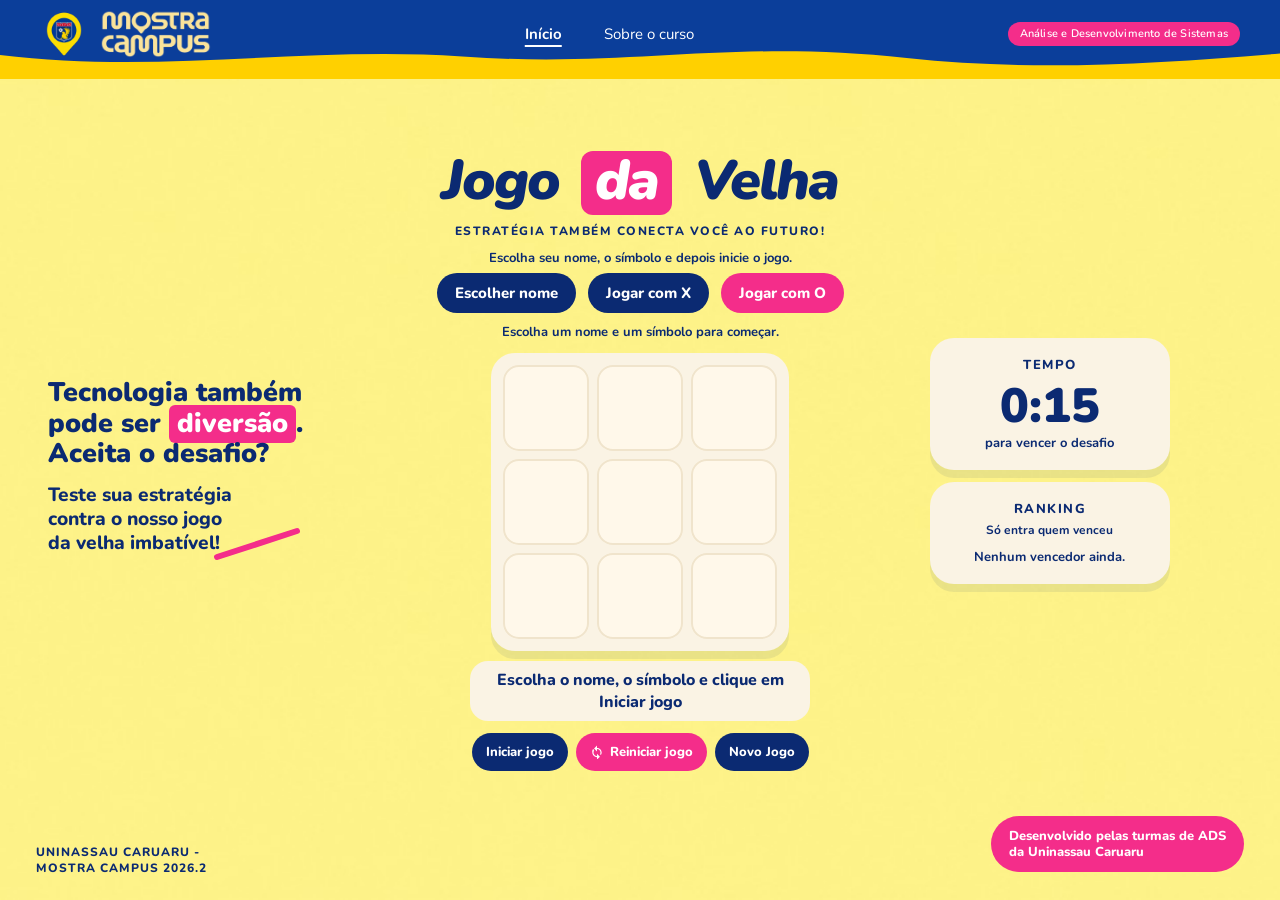
<file: index.html>
<!DOCTYPE html>
<html lang="pt-BR">

<head>
    <meta charset="UTF-8">
    <meta name="viewport" content="width=device-width, initial-scale=1.0">

    <title>Jogo da Velha | Mostra Campus</title>

    <link rel="preconnect" href="https://fonts.googleapis.com">
    <link rel="preconnect" href="https://fonts.gstatic.com" crossorigin>
    <link href="https://fonts.googleapis.com/css2?family=Nunito:ital,wght@0,400;0,700;0,800;0,900;1,800;1,900&display=swap" rel="stylesheet">
    <link rel="stylesheet" href="style.css">
</head>

<body>

    <header class="topo">
        <a href="index.html" class="topo-logo-link">
            <div class="topo-pin">
                <img src="pin-mostra-campus.png" alt="Pin Mostra Campus">
            </div>
            <div class="topo-logo-nome">
                <img src="logo-mostra-campus.png" alt="Mostra Campus">
            </div>
        </a>

        <nav class="menu" aria-label="Menu">
            <a class="menu-item ativo" href="index.html">Início</a>
            <a class="menu-item" href="sobre.html">Sobre o curso</a>
        </nav>

        <span class="selo">Análise e Desenvolvimento de Sistemas</span>

        <svg class="topo-onda" viewBox="0 0 1440 48" preserveAspectRatio="none" aria-hidden="true">
            <path fill="#ffd000" d="M0 16C180 42 340 4 520 18c190 16 300-24 500 2 140 18 280 8 420-6v34H0z" />
        </svg>
    </header>

    <main class="pagina">
        <aside class="coluna-esquerda">
            <h2 class="chamada">
                Tecnologia também<br>
                pode ser <span class="destaque">diversão</span>.<br>
                Aceita o desafio?
            </h2>

            <p class="experiencia">
                Teste sua estratégia<br>
                contra o nosso jogo<br>
                da velha imbatível!
            </p>
        </aside>

        <section class="coluna-centro">
            <h1 class="titulo">
                Jogo <span>da</span> Velha
            </h1>
            <p class="subtitulo">Estratégia também conecta você ao futuro!</p>

            <p class="escolha-texto">Escolha seu nome, o símbolo e depois inicie o jogo.</p>

            <div class="escolhas">
                <button type="button" id="escolher-nome">Escolher nome</button>
                <button type="button" id="escolher-x">Jogar com X</button>
                <button type="button" id="escolher-o">Jogar com O</button>
            </div>

            <p id="info">Escolha um nome e um símbolo para começar.</p>

            <div class="tabuleiro-caixa">
                <div class="tabuleiro">
                    <button type="button" class="casa"></button>
                    <button type="button" class="casa"></button>
                    <button type="button" class="casa"></button>
                    <button type="button" class="casa"></button>
                    <button type="button" class="casa"></button>
                    <button type="button" class="casa"></button>
                    <button type="button" class="casa"></button>
                    <button type="button" class="casa"></button>
                    <button type="button" class="casa"></button>
                </div>
            </div>

            <p id="mensagem">Escolha o nome, o símbolo e clique em Iniciar jogo</p>

            <div class="acoes">
                <button type="button" id="iniciar">Iniciar jogo</button>
                <button type="button" id="reiniciar">
                    <svg viewBox="0 0 24 24" aria-hidden="true">
                        <path fill="currentColor" d="M12 5V1L7 6l5 5V7c3.31 0 6 2.69 6 6 0 1.01-.25 1.97-.7 2.8l1.46 1.46A7.93 7.93 0 0 0 20 13c0-4.42-3.58-8-8-8zm-5.3 3.2L5.24 6.74A7.93 7.93 0 0 0 4 13c0 4.42 3.58 8 8 8v4l5-5-5-5v4c-3.31 0-6-2.69-6-6 0-1.01.25-1.97.7-2.8z" />
                    </svg>
                    Reiniciar jogo
                </button>
                <button type="button" id="novo-jogo">Novo Jogo</button>
            </div>
        </section>

        <aside class="coluna-direita">
            <div class="temporizador" id="caixa-tempo">
                <p class="temporizador-titulo">Tempo</p>
                <p id="tempo">0:15</p>
                <p class="temporizador-texto">para vencer o desafio</p>
            </div>

            <div class="ranking" id="caixa-ranking">
                <p class="ranking-titulo">Ranking</p>
                <p class="ranking-texto">Só entra quem venceu</p>
                <ol id="lista-ranking"></ol>
                <p class="ranking-vazio" id="ranking-vazio">Nenhum vencedor ainda.</p>
            </div>
        </aside>
    </main>

    <p class="rodape-esquerda">UNINASSAU CARUARU -<br>MOSTRA CAMPUS 2026.2</p>
    <p class="rodape-direita">Desenvolvido pelas turmas de ADS<br>da Uninassau Caruaru</p>

    <div id="alerta-vitoria" class="alerta" aria-hidden="true">
        <div class="alerta-caixa">
            <h2 id="alerta-titulo">Parabéns!</h2>
            <p id="alerta-texto">Você venceu o jogo da velha!</p>
            <div class="alerta-acoes">
                <button type="button" id="alerta-reiniciar">Reiniciar jogo</button>
                <button type="button" id="alerta-novo-jogo">Novo Jogo</button>
            </div>
        </div>
    </div>

    <div id="alerta-nome" class="alerta" aria-hidden="true">
        <div class="alerta-caixa">
            <h2>Seu nome</h2>
            <p>Digite como você quer aparecer no ranking.</p>
            <label class="campo-nome" for="campo-nome">Nome do jogador</label>
            <input type="text" id="campo-nome" maxlength="16" placeholder="Ex: Ana">
            <button type="button" id="salvar-nome">Salvar nome</button>
        </div>
    </div>

    <script src="script.js"></script>

</body>

</html>
</file>
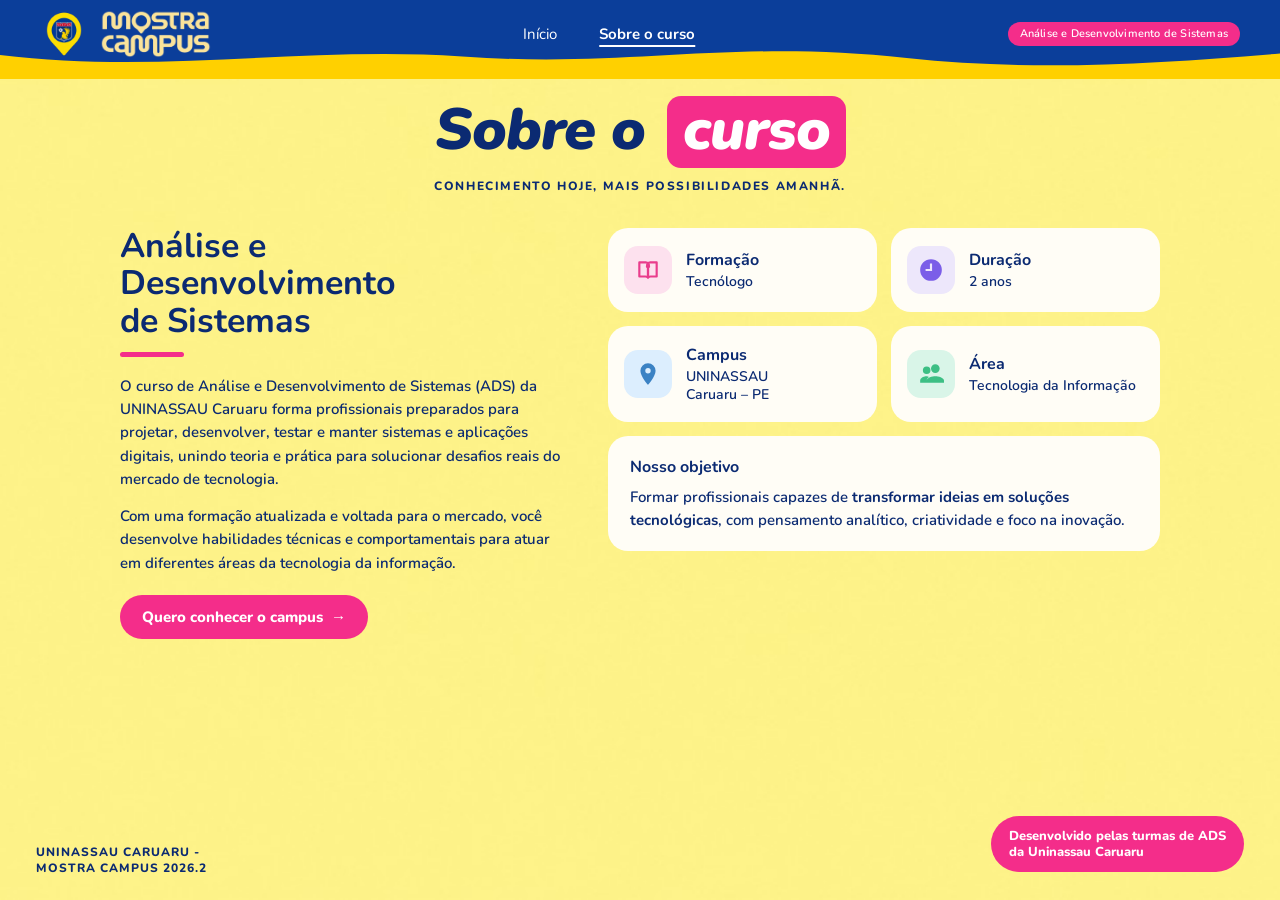
<file: sobre.html>
<!DOCTYPE html>
<html lang="pt-BR">

<head>
    <meta charset="UTF-8">
    <meta name="viewport" content="width=device-width, initial-scale=1.0">

    <title>Sobre o curso | Mostra Campus</title>

    <link rel="preconnect" href="https://fonts.googleapis.com">
    <link rel="preconnect" href="https://fonts.gstatic.com" crossorigin>
    <link
        href="https://fonts.googleapis.com/css2?family=Nunito:ital,wght@0,400;0,700;0,800;0,900;1,800;1,900&display=swap"
        rel="stylesheet">
    <link rel="stylesheet" href="style.css">
</head>

<body class="pagina-curso">

    <header class="topo">
        <a href="index.html" class="topo-logo-link">
            <div class="topo-pin">
                <img src="pin-mostra-campus.png" alt="Pin Mostra Campus">
            </div>
            <div class="topo-logo-nome">
                <img src="logo-mostra-campus.png" alt="Mostra Campus">
            </div>
        </a>

        <nav class="menu" aria-label="Menu">
            <a class="menu-item" href="index.html">Início</a>
            <a class="menu-item ativo" href="sobre.html">Sobre o curso</a>
        </nav>

        <span class="selo">Análise e Desenvolvimento de Sistemas</span>

        <svg class="topo-onda" viewBox="0 0 1440 48" preserveAspectRatio="none" aria-hidden="true">
            <path fill="#ffd000" d="M0 16C180 42 340 4 520 18c190 16 300-24 500 2 140 18 280 8 420-6v34H0z" />
        </svg>
    </header>

    <main class="conteudo-curso">
        <h1 class="titulo-curso">
            Sobre o <span>curso</span>
        </h1>
        <p class="subtitulo-curso">Conhecimento hoje, mais possibilidades amanhã.</p>

        <div class="curso-grade">
            <section class="curso-texto">
                <h2>Análise e<br>Desenvolvimento<br>de Sistemas</h2>

                <p>
                    O curso de Análise e Desenvolvimento de Sistemas
                    (ADS) da UNINASSAU Caruaru forma profissionais
                    preparados para projetar, desenvolver, testar e manter
                    sistemas e aplicações digitais, unindo teoria e prática
                    para solucionar desafios reais do mercado de tecnologia.
                </p>

                <p>
                    Com uma formação atualizada e voltada para o mercado,
                    você desenvolve habilidades técnicas e comportamentais
                    para atuar em diferentes áreas da tecnologia da informação.
                </p>

                <a class="botao-campus" href="https://www.uninassau.edu.br/institucional/caruaru" target="_blank"
                    rel="noopener noreferrer">
                    Quero conhecer o campus
                    <span aria-hidden="true">→</span>
                </a>
            </section>

            <section class="curso-cards">
                <article class="card-info">
                    <span class="card-icone icone-rosa" aria-hidden="true">
                        <svg viewBox="0 0 24 24" fill="none" stroke="currentColor" stroke-width="2"
                            stroke-linecap="round" stroke-linejoin="round">
                            <path d="M4 5h6a3 3 0 0 1 2 5.2V19a3.5 3.5 0 0 0-2.5-1H4V5z" />
                            <path d="M20 5h-6a3 3 0 0 0-2 5.2V19a3.5 3.5 0 0 1 2.5-1H20V5z" />
                        </svg>
                    </span>
                    <div>
                        <h3>Formação</h3>
                        <p>Tecnólogo</p>
                    </div>
                </article>

                <article class="card-info">
                    <span class="card-icone icone-roxo" aria-hidden="true">
                        <svg viewBox="0 0 24 24">
                            <path fill="currentColor" d="M12 2a10 10 0 1 0 10 10A10 10 0 0 0 12 2zm1 11H7v-2h4V6h2z" />
                        </svg>
                    </span>
                    <div>
                        <h3>Duração</h3>
                        <p>2 anos</p>
                    </div>
                </article>

                <article class="card-info">
                    <span class="card-icone icone-azul" aria-hidden="true">
                        <svg viewBox="0 0 24 24">
                            <path fill="currentColor"
                                d="M12 2a7 7 0 0 0-7 7c0 5.25 7 13 7 13s7-7.75 7-13a7 7 0 0 0-7-7zm0 9.5A2.5 2.5 0 1 1 14.5 9 2.5 2.5 0 0 1 12 11.5z" />
                        </svg>
                    </span>
                    <div>
                        <h3>Campus</h3>
                        <p>UNINASSAU<br>Caruaru – PE</p>
                    </div>
                </article>

                <article class="card-info">
                    <span class="card-icone icone-verde" aria-hidden="true">
                        <svg viewBox="0 0 24 24">
                            <path fill="currentColor"
                                d="M16 11a4 4 0 1 0-4-4 4 4 0 0 0 4 4zM8 12a3.5 3.5 0 1 0-3.5-3.5A3.5 3.5 0 0 0 8 12zm8 2c-2.67 0-8 1.34-8 4v2h16v-2c0-2.66-5.33-4-8-4zM8 14c-.29 0-.62.02-.97.05C5.19 14.42 2 15.7 2 18v2h6v-2c0-.7.18-2.01 2.09-3.25A12.7 12.7 0 0 0 8 14z" />
                        </svg>
                    </span>
                    <div>
                        <h3>Área</h3>
                        <p>Tecnologia da Informação</p>
                    </div>
                </article>

                <article class="card-objetivo">
                    <h3>Nosso objetivo</h3>
                    <p>
                        Formar profissionais capazes de <strong>transformar ideias em soluções tecnológicas</strong>,
                        com pensamento analítico, criatividade e foco na inovação.
                    </p>
                </article>
            </section>
        </div>
    </main>

    <p class="rodape-esquerda">UNINASSAU CARUARU -<br>MOSTRA CAMPUS 2026.2</p>
    <p class="rodape-direita">Desenvolvido pelas turmas de ADS<br>da Uninassau Caruaru</p>

</body>

</html>
</file>
<file: style.css>
:root {
    --navy: #0b2a72;
    --rosa: #f42d8a;
    --creme: #faf3e4;
    --texto: #0b2a72;
}

* {
    box-sizing: border-box;
}

body {
    margin: 0;
    min-height: 100vh;
    height: 100vh;
    font-family: "Nunito", Arial, sans-serif;
    color: var(--texto);
    background-color: #ffd000;
    background-image: url("fundo.jpg");
    background-repeat: no-repeat;
    background-position: center;
    background-size: cover;
    background-attachment: fixed;
    overflow: hidden;
    position: relative;
    display: flex;
    flex-direction: column;
}

.topo,
.pagina,
.conteudo-curso,
.rodape-esquerda,
.rodape-direita {
    position: relative;
    z-index: 1;
}

.topo {
    display: flex;
    align-items: center;
    justify-content: space-between;
    gap: 24px;
    padding: 10px 40px 20px;
    background: #0b3e9a;
    color: #fff;
    overflow: visible;
    flex-shrink: 0;
}

.topo-logo-link {
    display: flex;
    align-items: center;
    gap: 12px;
    flex-shrink: 0;
    color: inherit;
    text-decoration: none;
}

.topo-pin {
    height: 48px;
    width: auto;
    flex-shrink: 0;
}

.topo-pin img {
    display: block;
    height: 48px;
    width: auto;
}

.topo-logo-nome {
    flex-shrink: 0;
    height: 48px;
}

.topo-logo-nome img {
    display: block;
    height: 48px;
    width: auto;
    mix-blend-mode: screen;
}

.topo-onda {
    position: absolute;
    left: 0;
    right: 0;
    bottom: -1px;
    width: 100%;
    height: 36px;
    display: block;
    pointer-events: none;
}

.menu {
    display: flex;
    gap: 42px;
    font-weight: 400;
    font-size: 15px;
    color: #fff;
}

.menu-item {
    color: #fff;
    text-decoration: none;
}

.menu-item.ativo {
    font-weight: 700;
    text-decoration: underline;
    text-underline-offset: 6px;
    text-decoration-thickness: 2px;
}

.selo {
    background: var(--rosa);
    color: #fff;
    padding: 5px 12px;
    border-radius: 999px;
    font-weight: 600;
    font-size: 11px;
    line-height: 1.2;
    letter-spacing: 0.2px;
    white-space: nowrap;
}

.pagina {
    display: grid;
    grid-template-columns: 1fr auto 1fr;
    gap: 16px;
    padding: 8px 40px 64px;
    align-items: center;
    flex: 1;
    min-height: 0;
    width: 100%;
}

.coluna-esquerda {
    grid-column: 1;
    padding-top: 10px;
    padding-left: 8px;
}

.coluna-centro {
    grid-column: 2;
    text-align: center;
}

.coluna-direita {
    grid-column: 3;
    justify-self: center;
    display: flex;
    flex-direction: column;
    align-items: stretch;
    gap: 12px;
    width: min(240px, 100%);
}

.temporizador,
.ranking {
    background: var(--creme);
    border-radius: 24px;
    padding: 18px 20px;
    text-align: center;
    box-shadow: 0 8px 0 rgba(11, 42, 114, 0.08);
}

.temporizador-titulo {
    margin: 0;
    font-size: 13px;
    font-weight: 800;
    letter-spacing: 1.5px;
    text-transform: uppercase;
}

#tempo {
    margin: 8px 0 4px;
    font-size: 48px;
    font-weight: 900;
    line-height: 1;
    color: var(--navy);
}

.temporizador-texto {
    margin: 0;
    font-size: 13px;
    font-weight: 700;
}

.temporizador.urgente {
    background: #fde1ee;
}

.temporizador.urgente #tempo {
    color: var(--rosa);
}

.ranking-titulo,
.temporizador-titulo {
    margin: 0;
    font-size: 13px;
    font-weight: 800;
    letter-spacing: 1.5px;
    text-transform: uppercase;
}

.ranking-texto {
    margin: 4px 0 10px;
    font-size: 12px;
    font-weight: 700;
}

#lista-ranking {
    list-style: none;
    margin: 0;
    padding: 0;
    text-align: left;
    max-height: min(38vh, 280px);
    overflow-y: auto;
}

#lista-ranking li {
    display: flex;
    align-items: baseline;
    justify-content: space-between;
    gap: 8px;
    background: #fff8ea;
    border-radius: 12px;
    padding: 6px 10px;
    margin-bottom: 6px;
    font-size: 13px;
    font-weight: 800;
}

#lista-ranking .posicao {
    color: var(--rosa);
    min-width: 18px;
}

#lista-ranking .nome-ranking {
    flex: 1;
    overflow: hidden;
    text-overflow: ellipsis;
    white-space: nowrap;
}

#lista-ranking .tempo-ranking {
    color: var(--navy);
    font-variant-numeric: tabular-nums;
}

.ranking-vazio {
    margin: 0;
    font-size: 13px;
    font-weight: 700;
}

.ranking-vazio.escondido {
    display: none;
}

.chamada {
    margin: 0 0 14px;
    font-size: clamp(22px, 2.1vw, 28px);
    line-height: 1.15;
    font-weight: 900;
}

.destaque {
    background: var(--rosa);
    color: #fff;
    padding: 0 8px 2px;
    border-radius: 6px;
}

.experiencia {
    margin: 0;
    font-size: clamp(16px, 1.5vw, 20px);
    font-weight: 800;
    line-height: 1.25;
    position: relative;
    display: inline-block;
}

.experiencia::after {
    content: "";
    position: absolute;
    width: 90px;
    height: 6px;
    background: var(--rosa);
    right: -70px;
    bottom: 8px;
    transform: rotate(-18deg);
    border-radius: 6px;
}

.titulo {
    margin: 0;
    font-size: clamp(40px, 4.4vw, 56px);
    font-weight: 900;
    font-style: italic;
    letter-spacing: -2px;
    line-height: 1;
    white-space: nowrap;
}

.titulo span {
    display: inline-block;
    background: var(--rosa);
    color: #fff;
    font-style: italic;
    padding: 2px 14px 6px;
    border-radius: 12px;
    margin: 0 8px;
}

.subtitulo {
    margin: 8px 0 10px;
    font-weight: 800;
    letter-spacing: 1.5px;
    text-transform: uppercase;
    font-size: 12px;
}

.escolha-texto,
#info {
    margin: 0 0 6px;
    font-weight: 700;
    font-size: 13px;
}

.escolhas,
.acoes {
    display: flex;
    justify-content: center;
    flex-wrap: wrap;
    gap: 12px;
    margin-bottom: 10px;
}

#escolher-nome,
#escolher-x,
#escolher-o,
#salvar-nome {
    border: 0;
    cursor: pointer;
    font-family: inherit;
    font-weight: 800;
    font-size: 15px;
    padding: 10px 18px;
    border-radius: 999px;
    color: #fff;
}

#escolher-nome,
#iniciar {
    background: var(--navy);
}

#escolher-x {
    background: var(--navy);
}

#escolher-o,
#salvar-nome {
    background: var(--rosa);
}

#escolher-x.escolhido,
#escolher-o.escolhido,
#escolher-nome.escolhido {
    box-shadow: 0 0 0 3px #fff, 0 0 0 6px var(--rosa);
}

#escolher-x:disabled,
#escolher-o:disabled {
    cursor: not-allowed;
    opacity: 0.7;
}

.tabuleiro-caixa {
    background: var(--creme);
    border-radius: 24px;
    padding: 12px;
    display: inline-block;
    box-shadow: 0 8px 0 rgba(11, 42, 114, 0.08);
    margin: 6px 0 10px;
}

.tabuleiro {
    display: grid;
    grid-template-columns: repeat(3, clamp(68px, 7.2vw, 86px));
    gap: 8px;
}

.casa {
    width: 100%;
    aspect-ratio: 1;
    height: auto;
    border: 0;
    border-radius: 16px;
    background: #fff8ea;
    box-shadow: inset 0 0 0 2px #f0e4cc;
    font-family: inherit;
    font-size: clamp(34px, 3.8vw, 48px);
    font-weight: 900;
    cursor: pointer;
    line-height: 1;
}

.casa:hover {
    background: #fff;
}

.casa.x {
    color: var(--navy);
}

.casa.o {
    color: var(--rosa);
}

#mensagem {
    margin: 0 auto 12px;
    width: min(340px, 100%);
    background: var(--creme);
    border-radius: 18px;
    padding: 8px 16px;
    font-weight: 800;
    font-size: 16px;
}

.acoes {
    margin-bottom: 0;
    flex-wrap: nowrap;
    gap: 8px;
}

#iniciar,
#reiniciar,
#novo-jogo {
    display: inline-flex;
    align-items: center;
    justify-content: center;
    gap: 6px;
    border: 0;
    color: #fff;
    font-family: inherit;
    font-weight: 800;
    font-size: 13px;
    padding: 10px 14px;
    border-radius: 999px;
    cursor: pointer;
    white-space: nowrap;
}

#iniciar,
#novo-jogo {
    background: var(--navy);
}

#reiniciar {
    background: var(--rosa);
}

#reiniciar svg {
    width: 14px;
    height: 14px;
}

.alerta {
    display: none;
    position: fixed;
    inset: 0;
    z-index: 20;
    background: rgba(7, 30, 84, 0.55);
    align-items: center;
    justify-content: center;
    padding: 20px;
}

.alerta.aberto {
    display: flex;
}

.alerta-caixa {
    background: #fff;
    color: var(--navy);
    text-align: center;
    padding: 32px 28px;
    border-radius: 24px;
    max-width: 360px;
    width: 100%;
    box-shadow: 0 16px 40px rgba(7, 30, 84, 0.25);
}

.alerta-caixa h2 {
    margin: 0 0 10px;
    font-size: 32px;
    font-weight: 900;
}

.alerta-caixa p {
    margin: 0 0 16px;
    font-size: 18px;
    font-weight: 700;
}

.alerta-acoes {
    display: flex;
    justify-content: center;
    flex-wrap: wrap;
    gap: 10px;
}

#alerta-reiniciar,
#alerta-novo-jogo {
    border: 0;
    color: #fff;
    font-family: inherit;
    font-weight: 800;
    font-size: 15px;
    padding: 12px 20px;
    border-radius: 999px;
    cursor: pointer;
}

#alerta-reiniciar {
    background: var(--rosa);
}

#alerta-novo-jogo {
    background: var(--navy);
}

#alerta-reiniciar:hover,
#alerta-novo-jogo:hover,
#reiniciar:hover,
#iniciar:hover,
#novo-jogo:hover,
#escolher-nome:hover,
#escolher-x:hover,
#escolher-o:hover,
#salvar-nome:hover {
    filter: brightness(1.08);
}

.campo-nome {
    display: block;
    text-align: left;
    font-size: 13px;
    font-weight: 800;
    margin: 0 0 6px;
}

#campo-nome {
    display: block;
    width: 100%;
    margin: 0 0 18px;
    padding: 12px 14px;
    border: 2px solid #f0e4cc;
    border-radius: 16px;
    background: var(--creme);
    color: var(--navy);
    font-family: inherit;
    font-size: 16px;
    font-weight: 800;
}

#campo-nome:focus {
    outline: 3px solid var(--rosa);
    outline-offset: 1px;
}

body.pagina-curso {
    height: auto;
    min-height: 100vh;
    overflow-x: hidden;
    overflow-y: auto;
}

.conteudo-curso {
    flex: 1;
    width: 100%;
    max-width: 1120px;
    margin: 0 auto;
    padding: 18px 40px 110px;
}

.titulo-curso {
    margin: 0;
    text-align: center;
    font-size: clamp(42px, 5vw, 58px);
    font-weight: 900;
    font-style: italic;
    letter-spacing: -1px;
    line-height: 1.1;
}

.titulo-curso span {
    display: inline-block;
    background: var(--rosa);
    color: #fff;
    padding: 2px 16px 6px;
    border-radius: 14px;
    margin-left: 6px;
}

.subtitulo-curso {
    text-align: center;
    text-transform: uppercase;
    letter-spacing: 1.6px;
    font-weight: 800;
    font-size: 12px;
    margin: 10px 0 34px;
}

.curso-grade {
    display: grid;
    grid-template-columns: 0.9fr 1.1fr;
    gap: 36px;
    align-items: start;
}

.curso-texto h2 {
    margin: 0 0 8px;
    font-size: clamp(26px, 3vw, 34px);
    line-height: 1.1;
}

.curso-texto h2::after {
    content: "";
    display: block;
    width: 64px;
    height: 5px;
    background: var(--rosa);
    border-radius: 4px;
    margin: 12px 0 18px;
}

.curso-texto p {
    margin: 0 0 14px;
    max-width: 440px;
    font-size: 15px;
    line-height: 1.55;
    font-weight: 600;
}

.botao-campus {
    display: inline-flex;
    align-items: center;
    gap: 8px;
    margin-top: 6px;
    background: var(--rosa);
    color: #fff;
    text-decoration: none;
    font-weight: 800;
    font-size: 15px;
    padding: 12px 22px;
    border-radius: 999px;
}

.botao-campus:hover {
    filter: brightness(1.08);
}

.curso-cards {
    display: grid;
    grid-template-columns: 1fr 1fr;
    gap: 14px;
}

.card-info {
    background: #fffdf6;
    border-radius: 20px;
    padding: 18px 16px;
    display: flex;
    align-items: center;
    gap: 14px;
}

.card-info h3,
.card-objetivo h3 {
    margin: 0;
    font-size: 16px;
}

.card-info p {
    margin: 2px 0 0;
    font-size: 14px;
    font-weight: 600;
    line-height: 1.3;
}

.card-icone {
    width: 48px;
    height: 48px;
    border-radius: 14px;
    display: flex;
    align-items: center;
    justify-content: center;
    flex-shrink: 0;
}

.card-icone svg {
    width: 26px;
    height: 26px;
}

.icone-rosa {
    background: #fde1ee;
    color: #e93d8c;
}

.icone-roxo {
    background: #ede7fb;
    color: #7b5ee8;
}

.icone-azul {
    background: #dceefe;
    color: #3b82c4;
}

.icone-verde {
    background: #d9f5e8;
    color: #3cbf84;
}

.card-objetivo {
    grid-column: 1 / -1;
    background: #fffdf6;
    border-radius: 20px;
    padding: 20px 22px;
}

.card-objetivo p {
    margin: 8px 0 0;
    font-size: 15px;
    font-weight: 600;
    line-height: 1.5;
}

.rodape-esquerda {
    position: absolute;
    left: 36px;
    bottom: 24px;
    margin: 0;
    font-size: 12px;
    font-weight: 800;
    letter-spacing: 1px;
    text-transform: uppercase;
}

.rodape-direita {
    position: absolute;
    right: 36px;
    bottom: 28px;
    margin: 0;
    background: var(--rosa);
    color: #fff;
    padding: 12px 18px;
    border-radius: 999px;
    font-size: 13px;
    font-weight: 800;
    line-height: 1.25;
    z-index: 2;
}

@media (max-width: 1024px) {
    body {
        height: auto;
        overflow-x: hidden;
        overflow-y: auto;
    }

    .pagina {
        grid-template-columns: 1fr;
        justify-items: center;
        text-align: center;
        padding: 16px 20px 40px;
    }

    .coluna-esquerda,
    .coluna-centro,
    .coluna-direita {
        grid-column: auto;
        align-items: center;
        text-align: center;
        justify-self: center;
    }

    .menu {
        display: none;
    }

    body.pagina-curso .menu {
        display: flex;
        gap: 18px;
        font-size: 14px;
    }

    .curso-grade,
    .curso-cards {
        grid-template-columns: 1fr;
    }

    .curso-texto p {
        max-width: none;
    }

    .conteudo-curso {
        padding: 16px 20px 90px;
    }

    .topo {
        padding: 12px 18px 22px;
    }
}

@media (max-width: 700px) {
    .titulo {
        font-size: 36px;
        white-space: normal;
    }

    .acoes {
        flex-wrap: wrap;
    }

    .casa {
        font-size: 40px;
    }

    .rodape-esquerda,
    .rodape-direita {
        position: static;
        margin: 12px auto;
        display: block;
        width: fit-content;
        text-align: center;
    }

    body {
        padding-bottom: 20px;
    }
}
</file>
